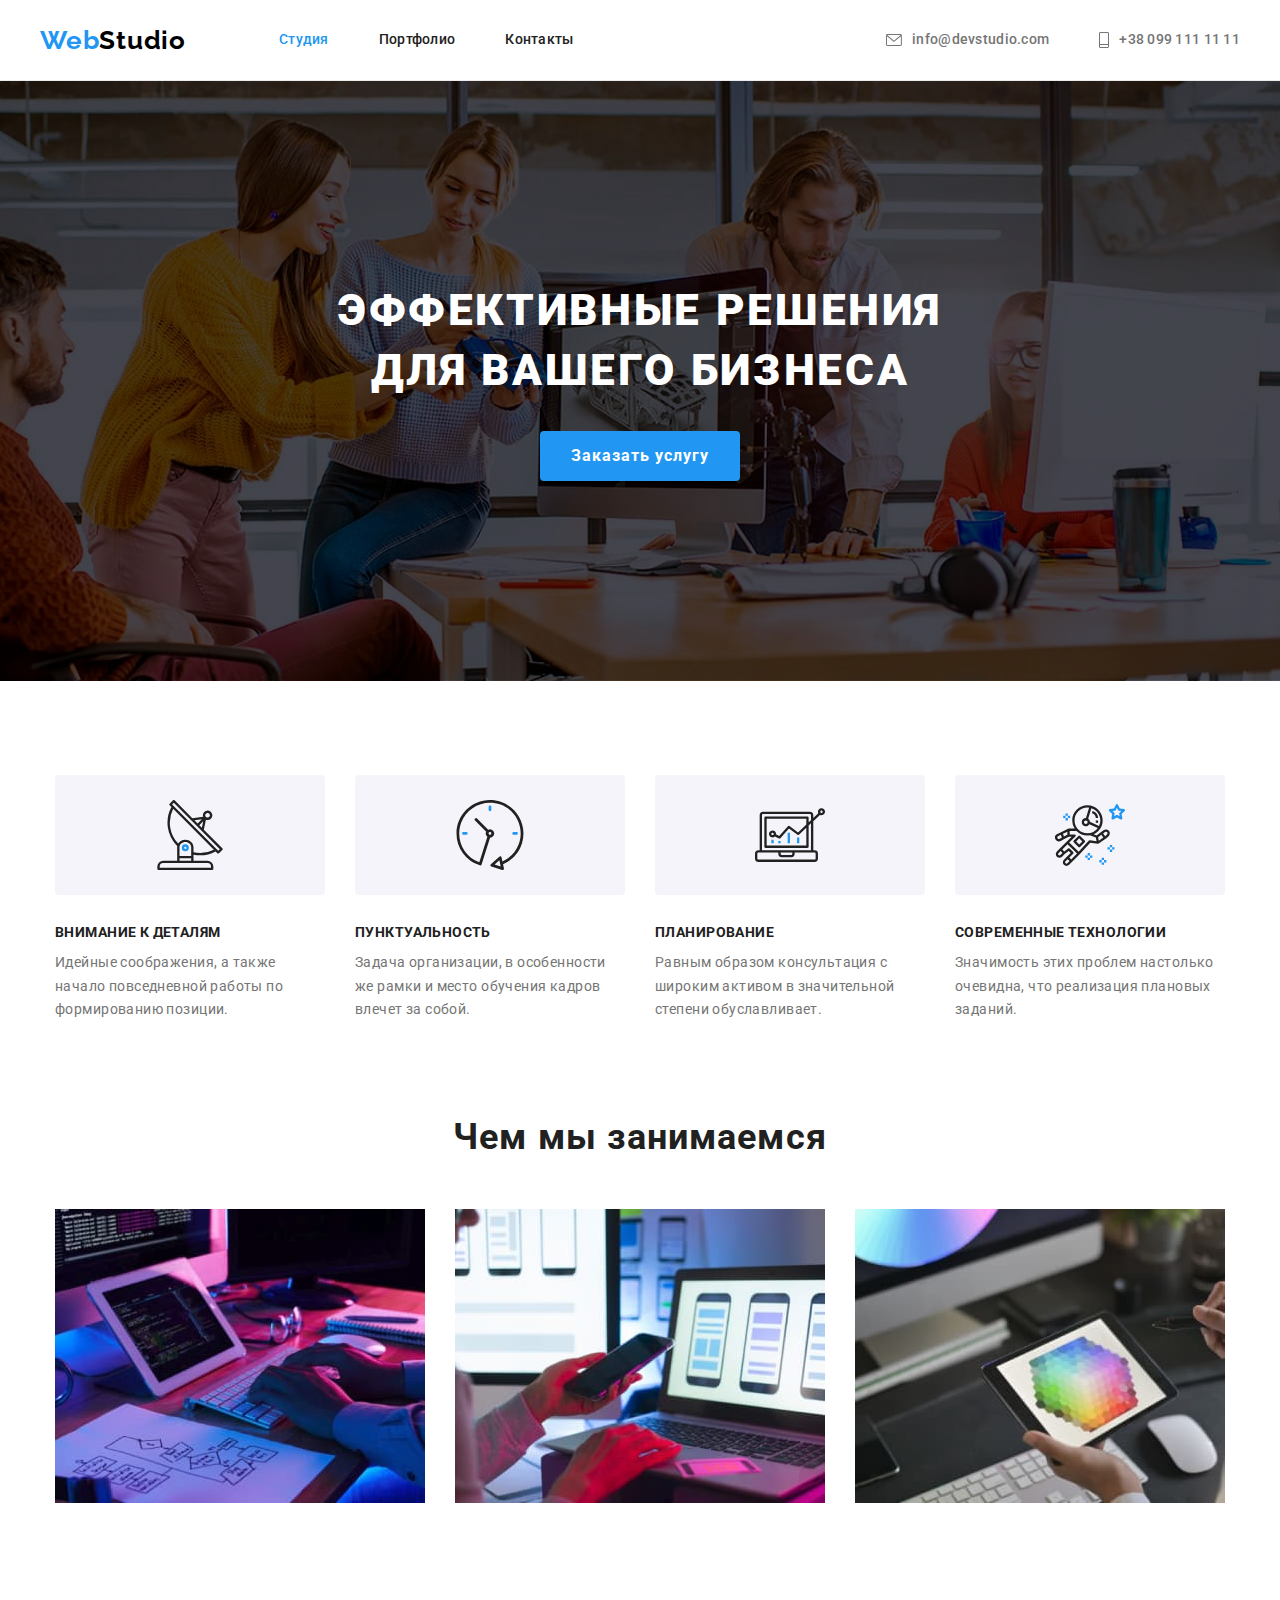
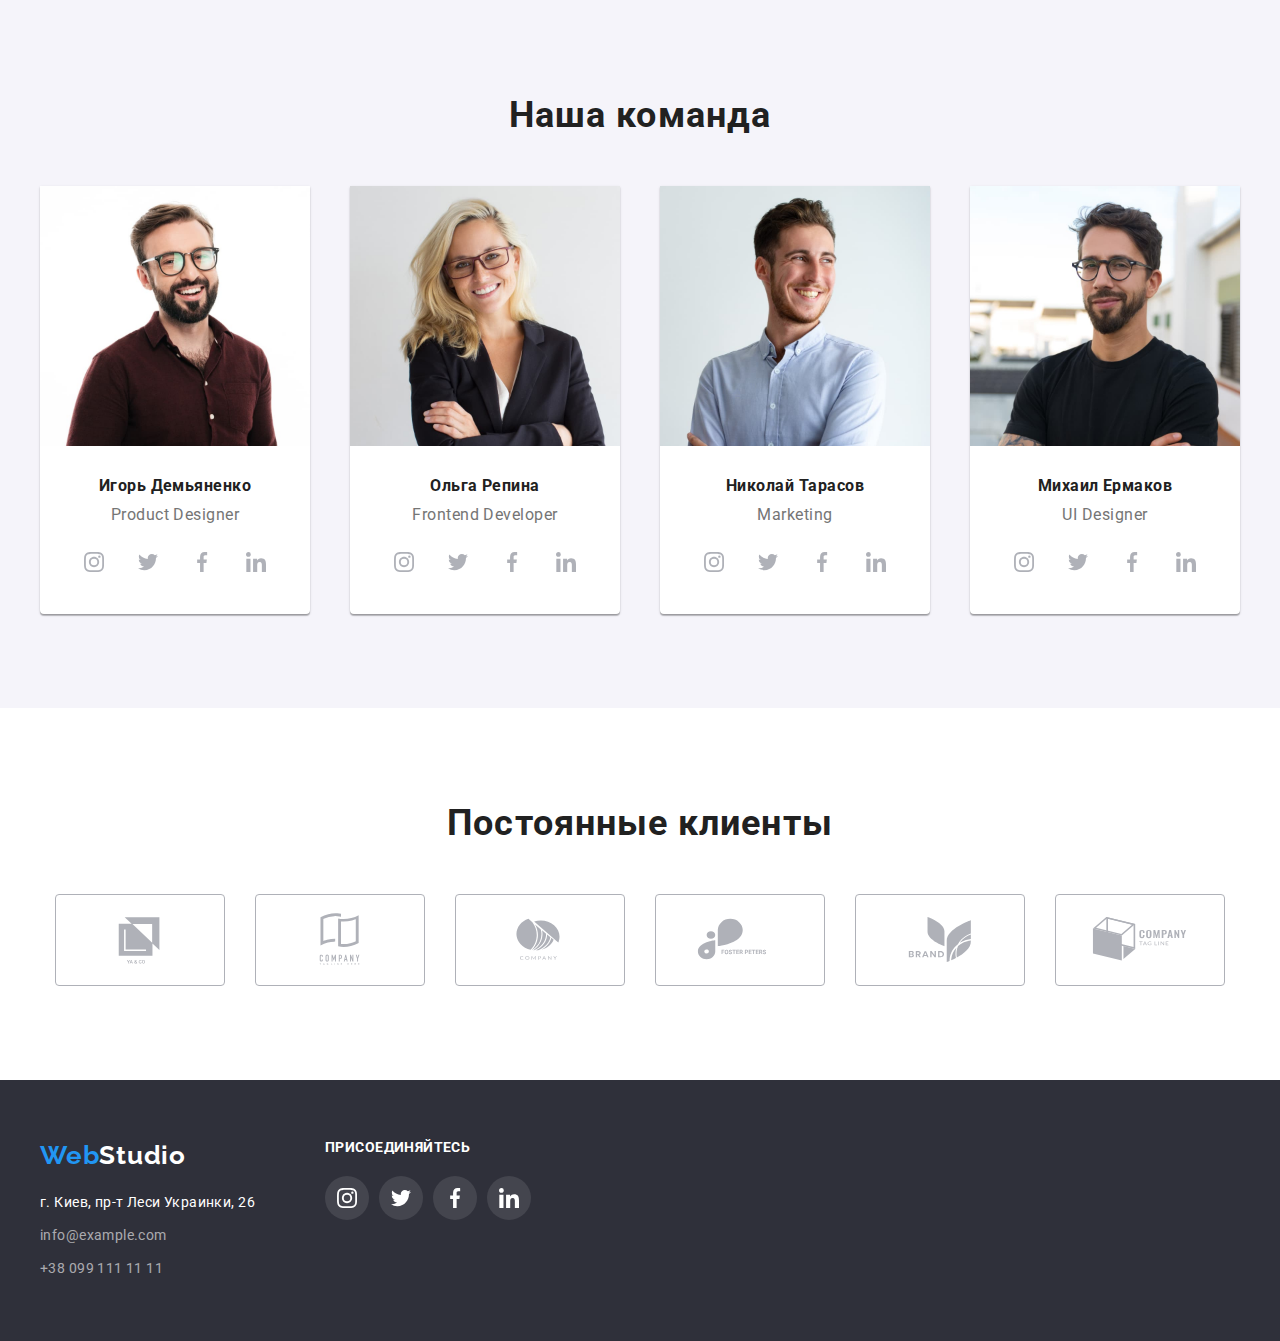
<file: index.html>
<!DOCTYPE html>
<html lang="ru">
  <head>
    <meta charset="UTF-8" />
    <meta http-equiv="X-UA-Compatible" content="IE=edge" />
    <meta name="viewport" content="width=device-width, initial-scale=1.0" />
    <title>Главная</title>
    <link
      href="https://fonts.googleapis.com/css2?family=Raleway:wght@700&family=Roboto:wght@400;500;700;900&display=swap"
      rel="stylesheet"
    />
    <!-- <link rel="stylesheet" href="node_modules/modern-normalize/modern-normalize.css"> -->
    <link rel="stylesheet" href="./css/normalize.css" />
    <link rel="stylesheet" href="./css/styles.css" />
  </head>
  <body class="page">
    <!-- Шапка -->
    <header class="navigation-bar">
      <div class="navigation-bar-wrapper container">
        <nav class="navigation">
          <a class="link" href="/"
            ><span class="logo"> Web<span class="lastpart-logo-header">Studio</span> </span></a
          >
          <ul class="navigation-pages list">
            <li>
              <a class="link active-page" href="./index.html">Студия</a>
            </li>
            <li>
              <a class="link pages-text-color" href="./portfolio.html">Портфолио</a>
            </li>
            <li>
              <a class="link pages-text-color" href="./contacts.html">Контакты</a>
            </li>
          </ul>
        </nav>

        <ul class="navigation-contacts list">
          <li>
            <a class="link contacts" href="mailto:info@example.com">
              <svg class="icon icon-letter">
                <use xlink:href="./images/icons.svg#icon-letter"></use>
              </svg>
              info@devstudio.com
            </a>
          </li>
          <li>
            <a class="link contacts" href="tel:380961111111">
              <svg class="icon icon-phone">
                <use xlink:href="./images/icons.svg#icon-phone"></use>
              </svg>
              +38 099 111 11 11
            </a>
          </li>
        </ul>
      </div>
    </header>

    <main>
      <section class="page-main">
        <h1 class="page-main-title">Веб-студия по разработке сайтов</h1>

        <!-- Заказать услугу -->
        <!-- <div class="container"> -->
        <section class="order-section">
          <h2 class="order-title">Эффективные решения<br />для вашего бизнеса</h2>
          <button class="order-btn" type="button">Заказать услугу</button>
        </section>
        <!-- </div> -->
        <!-- Особенности -->
        <section class="quality-section section">
          <div class="container">
            <h2 class="quality-section-title">Особенности</h2>
            <ul class="quality-list list">
              <li class="quality-list-item">
                <div class="quality-list-icon-box">
                  <svg class="icon icon-antenna">
                    <use xlink:href="./images/icons.svg#icon-antenna"></use>
                  </svg>
                </div>
                <h3 class="quality-title">Внимание к деталям</h3>
                <p class="quality-content">
                  Идейные соображения, а также начало повседневной работы по формированию позиции.
                </p>
              </li>
              <li class="quality-list-item">
                <div class="quality-list-icon-box">
                  <svg class="icon icon-clock">
                    <use xlink:href="./images/icons.svg#icon-clock"></use>
                  </svg>
                </div>
                <h3 class="quality-title">Пунктуальность</h3>
                <p class="quality-content">
                  Задача организации, в особенности же рамки и место обучения кадров влечет за
                  собой.
                </p>
              </li>
              <li class="quality-list-item">
                <div class="quality-list-icon-box">
                  <svg class="icon icon-diagram">
                    <use xlink:href="./images/icons.svg#icon-diagram"></use>
                  </svg>
                </div>
                <h3 class="quality-title">Планирование</h3>
                <p class="quality-content">
                  Равным образом консультация с широким активом в значительной степени
                  обуславливает.
                </p>
              </li>
              <li class="quality-list-item">
                <div class="quality-list-icon-box">
                  <svg class="icon icon-astronaut">
                    <use xlink:href="./images/icons.svg#icon-astronaut"></use>
                  </svg>
                </div>
                <h3 class="quality-title">Современные технологии</h3>
                <p class="quality-content">
                  Значимость этих проблем настолько очевидна, что реализация плановых заданий.
                </p>
              </li>
            </ul>
          </div>
        </section>

        <!-- Чем мы занимаемся -->
        <section class="ourskills-section section">
          <div class="container">
            <h2 class="ourskills-title">Чем мы занимаемся</h2>
            <ul class="ourskills-list list">
              <li class="ourskills-list-item">
                <img src="./images/wedo1.jpg" alt="Верстка" width="370" />
              </li>
              <li class="ourskills-list-item">
                <img src="./images/wedo2.jpg" alt="Дизайн" width="370" />
              </li>
              <li class="ourskills-list-item">
                <img src="./images/wedo3.jpg" alt="Стиль" width="370" />
              </li>
            </ul>
          </div>
        </section>

        <!-- Наша команда -->
        <section class="team-section section">
          <div class="container">
            <h2 class="team-title">Наша команда</h2>
            <ul class="team-list list">
              <li class="team-card">
                <img src="./images/team1.jpg" alt="Фотография сотрудника 1" width="270" />
                <div class="team-wrapper-bottom">
                  <h3 class="team-name">Игорь Демьяненко</h3>
                  <p class="team-content">Product Designer</p>

                  <ul class="team-icons-list list">
                    <li>
                      <a class="link" href="http://instagram.com/smorodsky">
                        <div class="team-icon-ellipse">
                          <svg class="icon icon-instagram">
                            <use xlink:href="./images/icons.svg#icon-instagram"></use>
                          </svg>
                        </div>
                      </a>
                    </li>
                    <li>
                      <a class="link" href="http://twitter.com/smorodskiy">
                        <div class="team-icon-ellipse">
                          <svg class="icon icon-twitter">
                            <use xlink:href="./images/icons.svg#icon-twitter"></use>
                          </svg>
                        </div>
                      </a>
                    </li>
                    <li>
                      <a class="link" href="http://facebook.com/smorodsky">
                        <div class="team-icon-ellipse">
                          <svg class="icon icon-facebook">
                            <use xlink:href="./images/icons.svg#icon-facebook"></use>
                          </svg>
                        </div>
                      </a>
                    </li>
                    <li>
                      <a class="link" href="http://linkedin.com/in/igor-smorodskiy">
                        <div class="team-icon-ellipse">
                          <svg class="icon icon-linkedin">
                            <use xlink:href="./images/icons.svg#icon-linkedin"></use>
                          </svg>
                        </div>
                      </a>
                    </li>
                  </ul>
                </div>
              </li>
              <li class="team-card">
                <img src="./images/team2.jpg" alt="Фотография сотрудника 2" width="270" />
                <div class="team-wrapper-bottom">
                  <h3 class="team-name">Ольга Репина</h3>
                  <p class="team-content">Frontend Developer</p>

                  <ul class="team-icons-list list">
                    <li>
                      <a class="link" href="http://instagram.com/smorodsky">
                        <div class="team-icon-ellipse">
                          <svg class="icon icon-instagram">
                            <use xlink:href="./images/icons.svg#icon-instagram"></use>
                          </svg>
                        </div>
                      </a>
                    </li>
                    <li>
                      <a class="link" href="http://twitter.com/smorodskiy">
                        <div class="team-icon-ellipse">
                          <svg class="icon icon-twitter">
                            <use xlink:href="./images/icons.svg#icon-twitter"></use>
                          </svg>
                        </div>
                      </a>
                    </li>
                    <li>
                      <a class="link" href="http://facebook.com/smorodsky">
                        <div class="team-icon-ellipse">
                          <svg class="icon icon-facebook">
                            <use xlink:href="./images/icons.svg#icon-facebook"></use>
                          </svg>
                        </div>
                      </a>
                    </li>
                    <li>
                      <a class="link" href="http://linkedin.com/in/igor-smorodskiy">
                        <div class="team-icon-ellipse">
                          <svg class="icon icon-linkedin">
                            <use xlink:href="./images/icons.svg#icon-linkedin"></use>
                          </svg>
                        </div>
                      </a>
                    </li>
                  </ul>
                </div>
              </li>
              <li class="team-card">
                <img src="./images/team3.jpg" alt="Фотография сотрудника 3" width="270" />
                <div class="team-wrapper-bottom">
                  <h3 class="team-name">Николай Тарасов</h3>
                  <p class="team-content">Marketing</p>

                  <ul class="team-icons-list list">
                    <li>
                      <a class="link" href="http://instagram.com/smorodsky">
                        <div class="team-icon-ellipse">
                          <svg class="icon icon-instagram">
                            <use xlink:href="./images/icons.svg#icon-instagram"></use>
                          </svg>
                        </div>
                      </a>
                    </li>
                    <li>
                      <a class="link" href="http://twitter.com/smorodskiy">
                        <div class="team-icon-ellipse">
                          <svg class="icon icon-twitter">
                            <use xlink:href="./images/icons.svg#icon-twitter"></use>
                          </svg>
                        </div>
                      </a>
                    </li>
                    <li>
                      <a class="link" href="http://facebook.com/smorodsky">
                        <div class="team-icon-ellipse">
                          <svg class="icon icon-facebook">
                            <use xlink:href="./images/icons.svg#icon-facebook"></use>
                          </svg>
                        </div>
                      </a>
                    </li>
                    <li>
                      <a class="link" href="http://linkedin.com/in/igor-smorodskiy">
                        <div class="team-icon-ellipse">
                          <svg class="icon icon-linkedin">
                            <use xlink:href="./images/icons.svg#icon-linkedin"></use>
                          </svg>
                        </div>
                      </a>
                    </li>
                  </ul>
                </div>
              </li>
              <li class="team-card">
                <img src="./images/team4.jpg" alt="Фотография сотрудника 4" width="270" />
                <div class="team-wrapper-bottom">
                  <h3 class="team-name">Михаил Ермаков</h3>
                  <p class="team-content">UI Designer</p>

                  <ul class="team-icons-list list">
                    <li>
                      <a class="link" href="http://instagram.com/smorodsky">
                        <div class="team-icon-ellipse">
                          <svg class="icon icon-instagram">
                            <use xlink:href="./images/icons.svg#icon-instagram"></use>
                          </svg>
                        </div>
                      </a>
                    </li>
                    <li>
                      <a class="link" href="http://twitter.com/smorodskiy">
                        <div class="team-icon-ellipse">
                          <svg class="icon icon-twitter">
                            <use xlink:href="./images/icons.svg#icon-twitter"></use>
                          </svg>
                        </div>
                      </a>
                    </li>
                    <li>
                      <a class="link" href="http://facebook.com/smorodsky">
                        <div class="team-icon-ellipse">
                          <svg class="icon icon-facebook">
                            <use xlink:href="./images/icons.svg#icon-facebook"></use>
                          </svg>
                        </div>
                      </a>
                    </li>
                    <li>
                      <a class="link" href="http://linkedin.com/in/igor-smorodskiy">
                        <div class="team-icon-ellipse">
                          <svg class="icon icon-linkedin">
                            <use xlink:href="./images/icons.svg#icon-linkedin"></use>
                          </svg>
                        </div>
                      </a>
                    </li>
                  </ul>
                </div>
              </li>
            </ul>
          </div>
        </section>

        <!-- Постоянные клиенты -->
        <section class="best-clients-section section">
          <div class="container">
            <h2 class="best-clients-title">Постоянные клиенты</h2>
            <ul class="best-clients-list list">
              <li class="best-clients-list-border">
                <a href="#" class="link clients-icon-link">
                  <svg class="icon icon-logo1">
                    <use xlink:href="./images/icons.svg#icon-logo1"></use>
                  </svg>
                </a>
              </li>
              <li class="best-clients-list-border">
                <a href="#" class="link clients-icon-link">
                  <svg class="icon icon-logo2">
                    <use xlink:href="./images/icons.svg#icon-logo2"></use>
                  </svg>
                </a>
              </li>
              <li class="best-clients-list-border">
                <a href="#" class="link clients-icon-link">
                  <svg class="icon icon-logo3">
                    <use xlink:href="./images/icons.svg#icon-logo3"></use>
                  </svg>
                </a>
              </li>
              <li class="best-clients-list-border">
                <a href="#" class="link clients-icon-link">
                  <svg class="icon icon-logo4">
                    <use xlink:href="./images/icons.svg#icon-logo4"></use>
                  </svg>
                </a>
              </li>
              <li class="best-clients-list-border">
                <a href="#" class="link clients-icon-link">
                  <svg class="icon icon-logo5">
                    <use xlink:href="./images/icons.svg#icon-logo5"></use>
                  </svg>
                </a>
              </li>
              <li class="best-clients-list-border">
                <a href="#" class="link clients-icon-link">
                  <svg class="icon icon-logo6">
                    <use xlink:href="./images/icons.svg#icon-logo6"></use>
                  </svg>
                </a>
              </li>
            </ul>
          </div>
        </section>
      </section>
    </main>

    <!-- Подвал -->
    <footer class="page-footer">
      <div class="container footer-container">
        <div class="address-box">
          <a class="link" href="/"
            ><span class="logo"> Web<span class="lastpart-logo-footer">Studio</span> </span></a
          >
          <!-- Блок с адресом -->
          <address>
            <ul class="address-list list">
              <li class="address-list-item">
                <a
                  class="link address-text-footer"
                  href="https://www.google.com.ua/maps/@50.4863234,30.4790756,13z?hl=ru"
                  >г. Киев, пр-т Леси Украинки, 26</a
                >
              </li>
              <li class="address-list-item">
                <a class="link contacts-text-footer" href="mailto:info@example.com"
                  >info@example.com</a
                >
              </li>
              <li class="address-list-item">
                <a class="link contacts-text-footer" href="tel:380991111111">+38 099 111 11 11</a>
              </li>
            </ul>
          </address>
        </div>
        <div class="social-box">
          <h2 class="social-box-title">присоединяйтесь</h2>
          <div class="social-icons-box">
            <ul class="social-icons-list list">
              <li>
                <a class="link social-icon-ellipse" href="http://instagram.com/smorodsky">
                  <svg class="icon icon-instagram">
                    <use xlink:href="./images/icons.svg#icon-instagram"></use>
                  </svg>
                </a>
              </li>
              <li>
                <a class="link social-icon-ellipse" href="http://twitter.com/smorodskiy">
                  <svg class="icon icon-twitter">
                    <use xlink:href="./images/icons.svg#icon-twitter"></use>
                  </svg>
                </a>
              </li>
              <li>
                <a class="link social-icon-ellipse" href="http://facebook.com/smorodsky">
                  <svg class="icon icon-facebook">
                    <use xlink:href="./images/icons.svg#icon-facebook"></use>
                  </svg>
                </a>
              </li>
              <li>
                <a class="link social-icon-ellipse" href="http://linkedin.com/in/igor-smorodskiy">
                  <svg class="icon icon-linkedin">
                    <use xlink:href="./images/icons.svg#icon-linkedin"></use>
                  </svg>
                </a>
              </li>
            </ul>
          </div>
        </div>
      </div>
    </footer>
  </body>
</html>
</file>
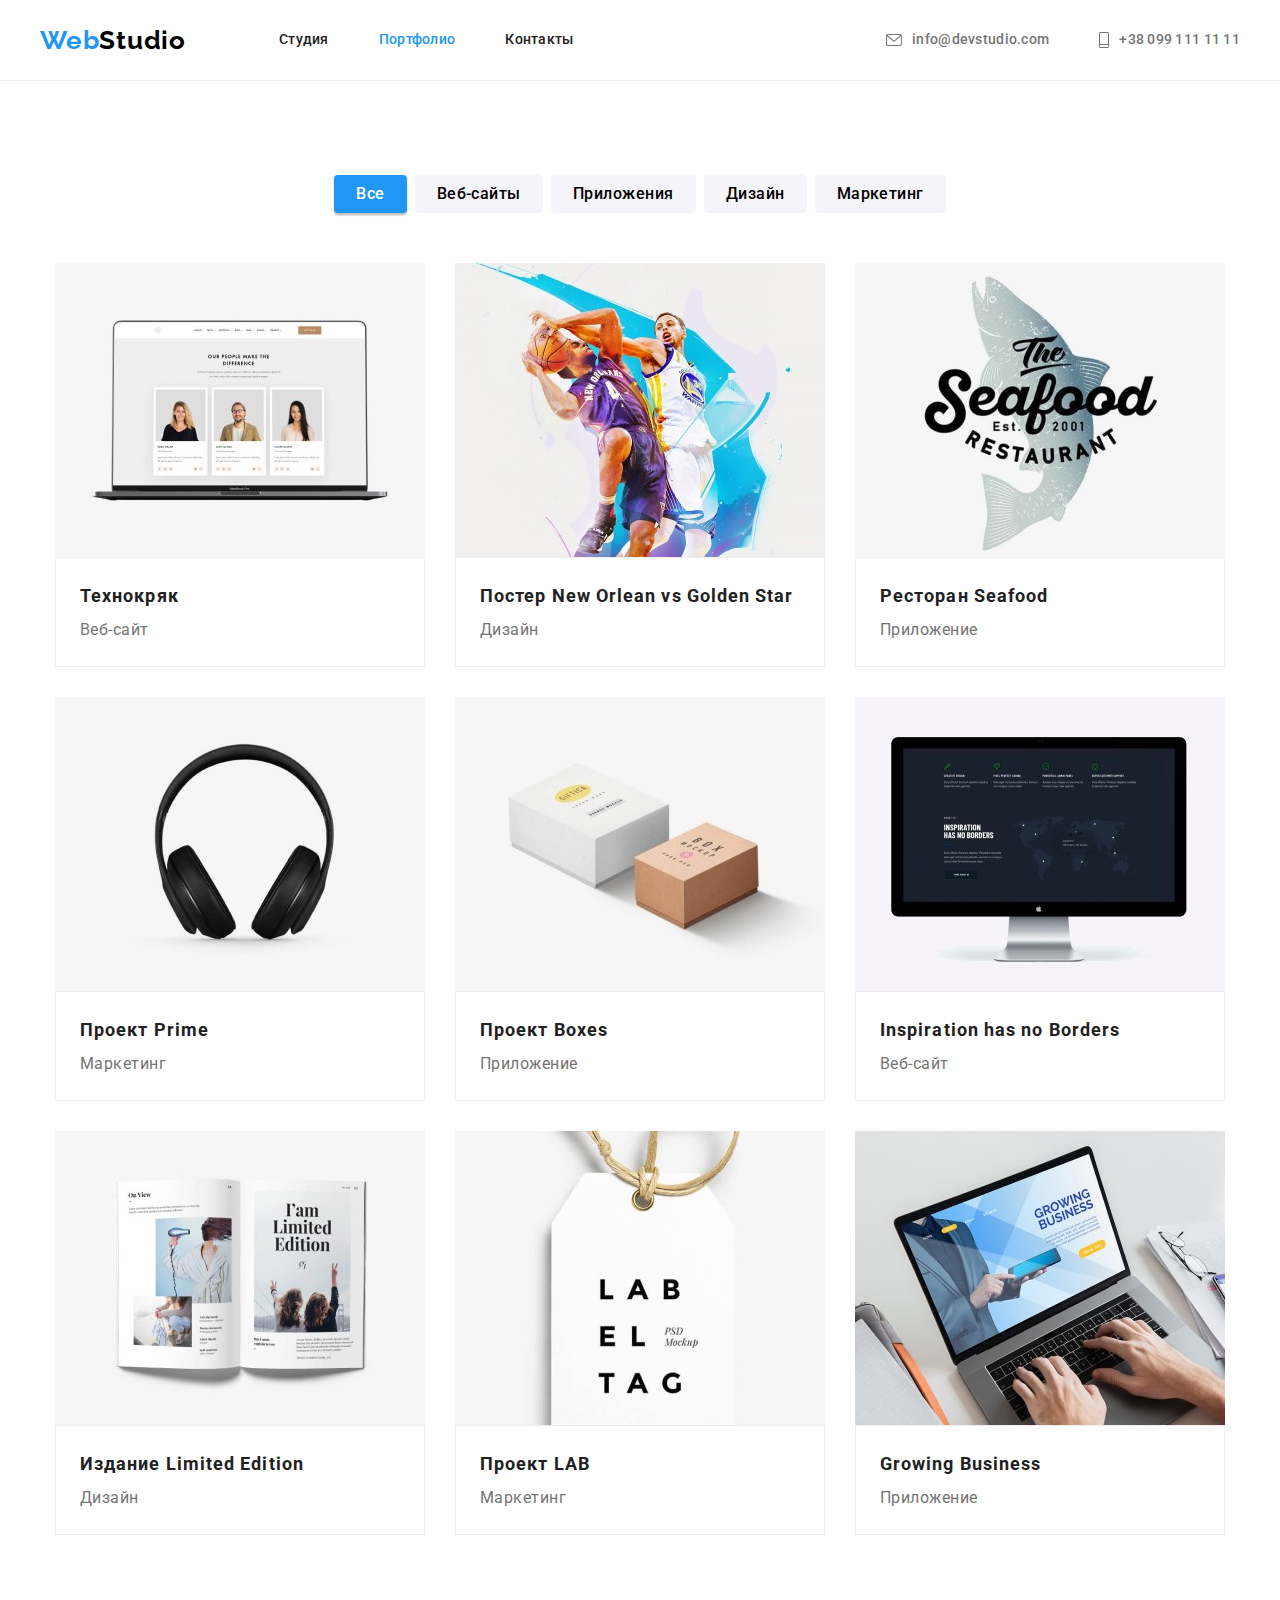
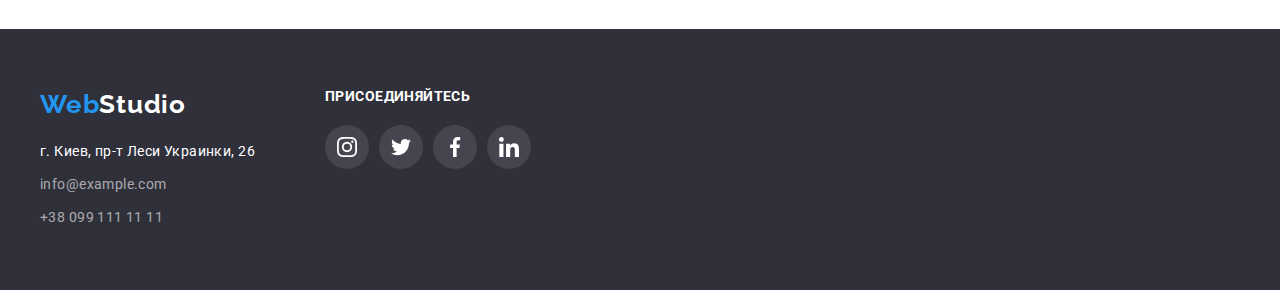
<file: portfolio.html>
<!DOCTYPE html>
<html lang="ru">
  <head>
    <meta charset="UTF-8" />
    <meta http-equiv="X-UA-Compatible" content="IE=edge" />
    <meta name="viewport" content="width=device-width, initial-scale=1.0" />
    <title>Портфолио</title>
    <link
      href="https://fonts.googleapis.com/css2?family=Raleway:wght@700&family=Roboto:wght@400;500;700;900&display=swap"
      rel="stylesheet"
    />
    <link rel="stylesheet" href="./css/normalize.css" />
    <link rel="stylesheet" href="./css/styles.css" />
  </head>
  <body class="page">
    <!-- Шапка -->
    <header class="navigation-bar">
      <div class="navigation-bar-wrapper container">
        <nav class="navigation">
          <a class="link" href="/"
            ><span class="logo"> Web<span class="lastpart-logo-header">Studio</span> </span></a
          >
          <ul class="navigation-pages list">
            <li>
              <a class="link pages-text-color" href="./index.html">Студия</a>
            </li>
            <li>
              <a class="link active-page" href="./portfolio.html">Портфолио</a>
            </li>
            <li>
              <a class="link pages-text-color" href="./contacts.html">Контакты</a>
            </li>
          </ul>
        </nav>

        <ul class="navigation-contacts list">
          <li>
            <a class="link contacts" href="mailto:info@example.com">
              <svg class="icon icon-letter">
                <use xlink:href="./images/icons.svg#icon-letter"></use>
              </svg>
              info@devstudio.com
            </a>
          </li>
          <li>
            <a class="link contacts" href="tel:380961111111">
              <svg class="icon icon-phone">
                <use xlink:href="./images/icons.svg#icon-phone"></use>
              </svg>
              +38 099 111 11 11
            </a>
          </li>
        </ul>
      </div>
    </header>
    
    <main>
      <section class="page-portfolio section">
        <h1 class="page-portfolio-title">Страница с шаблонами</h1>

        <!-- Фильтр -->
        <div class="filter-section">
          <h2 class="filter-title">Фильтр</h2>
          <ul class="filter-list">
            <li class="filter-item list">
              <button class="filter-btn active-filter" type="button">Все</button>
            </li>
            <li class="filter-item list">
              <button class="filter-btn" type="button">Веб-сайты</button>
            </li>
            <li class="filter-item list">
              <button class="filter-btn" type="button">Приложения</button>
            </li>
            <li class="filter-item list">
              <button class="filter-btn" type="button">Дизайн</button>
            </li>
            <li class="filter-item list">
              <button class="filter-btn" type="button">Маркетинг</button>
            </li>
          </ul>
        </div>

        <!-- Шаблоны -->
        <section class="template-section">
          <h2 class="template-section-title"></h2>
          <div class="container">
            <ul class="template-head list">
              <li class="template-item">
                <a href="#" class="link template-item-link">
                  <img src="./images/template1.jpg" alt="Шаблон Технокряк" width="370" />
                  <div class="template-wrapper-bottom">
                    <h3 class="template-title">Технокряк</h3>
                    <p class="template-content">Веб-сайт</p>
                  </div>
                </a>
              </li>
              <li class="template-item">
                <a href="#" class="link template-item-link">
                  <img
                    src="./images/template2.jpg"
                    alt="Шаблон Постер New Orlean vs Golden Star"
                    width="370"
                  />
                  <div class="template-wrapper-bottom">
                    <h3 class="template-title">Постер New Orlean vs Golden Star</h3>
                    <p class="template-content">Дизайн</p>
                  </div>
                </a>
              </li>
              <li class="template-item">
                <a href="#" class="link template-item-link">
                  <img src="./images/template3.jpg" alt="Шаблон Ресторан Seafood" width="370" />
                  <div class="template-wrapper-bottom">
                    <h3 class="template-title">Ресторан Seafood</h3>
                    <p class="template-content">Приложение</p>
                  </div>
                </a>
              </li>
              <li class="template-item">
                <a href="#" class="link template-item-link">
                  <img src="./images/template4.jpg" alt="Шаблон Проект Prime" width="370" />
                  <div class="template-wrapper-bottom">
                    <h3 class="template-title">Проект Prime</h3>
                    <p class="template-content">Маркетинг</p>
                  </div>
                </a>
              </li>
              <li class="template-item">
                <a href="#" class="link template-item-link">
                  <img src="./images/template5.jpg" alt="Шаблон Проект Boxes" width="370" />
                  <div class="template-wrapper-bottom">
                    <h3 class="template-title">Проект Boxes</h3>
                    <p class="template-content">Приложение</p>
                  </div>
                </a>
              </li>
              <li class="template-item">
                <a href="#" class="link template-item-link">
                  <img
                    src="./images/template6.jpg"
                    alt="Шаблон Inspiration has no Borders"
                    width="370"
                  />
                  <div class="template-wrapper-bottom">
                    <h3 class="template-title">Inspiration has no Borders</h3>
                    <p class="template-content">Веб-сайт</p>
                  </div>
                </a>
              </li>
              <li class="template-item">
                <a href="#" class="link template-item-link">
                  <img
                    src="./images/template7.jpg"
                    alt="Шаблон Издание Limited Edition"
                    width="370"
                  />
                  <div class="template-wrapper-bottom">
                    <h3 class="template-title">Издание Limited Edition</h3>
                    <p class="template-content">Дизайн</p>
                  </div>
                </a>
              </li>
              <li class="template-item">
                <a href="#" class="link template-item-link">
                  <img src="./images/template8.jpg" alt="Шаблон Проект LAB" width="370" />
                  <div class="template-wrapper-bottom">
                    <h3 class="template-title">Проект LAB</h3>
                    <p class="template-content">Маркетинг</p>
                  </div>
                </a>
              </li>
              <li class="template-item">
                <a href="#" class="link template-item-link">
                  <img src="./images/template9.jpg" alt="Шаблон Growing Business" width="370" />
                  <div class="template-wrapper-bottom">
                    <h3 class="template-title">Growing Business</h3>
                    <p class="template-content">Приложение</p>
                  </div>
                </a>
              </li>
            </ul>
          </div>
        </section>
      </section>
    </main>

    <!-- Подвал -->
    <footer class="page-footer">
      <div class="container footer-container">
        <div class="address-box">
          <a class="link" href="/"
            ><span class="logo"> Web<span class="lastpart-logo-footer">Studio</span> </span></a
          >
          <!-- Блок с адресом -->
          <address>
            <ul class="address-list list">
              <li class="address-list-item">
                <a
                  class="link address-text-footer"
                  href="https://www.google.com.ua/maps/@50.4863234,30.4790756,13z?hl=ru"
                  >г. Киев, пр-т Леси Украинки, 26</a
                >
              </li>
              <li class="address-list-item">
                <a class="link contacts-text-footer" href="mailto:info@example.com"
                  >info@example.com</a
                >
              </li>
              <li class="address-list-item">
                <a class="link contacts-text-footer" href="tel:380991111111">+38 099 111 11 11</a>
              </li>
            </ul>
          </address>
        </div>
        <div class="social-box">
          <h2 class="social-box-title">присоединяйтесь</h2>
          <div class="social-icons-box">
            <ul class="social-icons-list list">
              <li>
                <a class="link social-icon-ellipse" href="http://instagram.com/smorodsky">
                  <svg class="icon icon-instagram">
                    <use xlink:href="./images/icons.svg#icon-instagram"></use>
                  </svg>
                </a>
              </li>
              <li>
                <a class="link social-icon-ellipse" href="http://twitter.com/smorodskiy">
                  <svg class="icon icon-twitter">
                    <use xlink:href="./images/icons.svg#icon-twitter"></use>
                  </svg>
                </a>
              </li>
              <li>
                <a class="link social-icon-ellipse" href="http://facebook.com/smorodsky">
                  <svg class="icon icon-facebook">
                    <use xlink:href="./images/icons.svg#icon-facebook"></use>
                  </svg>
                </a>
              </li>
              <li>
                <a class="link social-icon-ellipse" href="http://linkedin.com/in/igor-smorodskiy">
                  <svg class="icon icon-linkedin">
                    <use xlink:href="./images/icons.svg#icon-linkedin"></use>
                  </svg>
                </a>
              </li>
            </ul>
          </div>
        </div>
      </div>
    </footer>
  </body>
</html>
</file>
<file: css/styles.css>
/* Фоновые цвет */
/* background: #FFFFFF; фон страницы */
/* background: #2F303A; вторичный фон - Секция Заказ услуг  и Футер*/
/* color: #F5F4FA; цвет фона секции Наша команда */

/* color: #757575; основной цвет текста */
/* color: #212121; вторичный цвет текста */
/* color: #2196f3; цвет ссылок ховер */

:root {
  --primary-text-color: #757575;
  --title-text-color: #212121;
  --accent-color: #2196f3;

  --background-color-primary: #2f303a;
  --background-color-secondary: #f5f4fa;
  --default-font-size: 14px;
  --background-color-page: #fff;

  --lastpart-logo-header-color: #000;
  --navigation-bar-border-color: #ececec;

  --order-title-text-color: #fff;
  --order-btn-text-color: #fff;
  --order-btn-background-color: #2196f3;
  --order-btn-background-color-hover: #2196f3c8;

  --team-card-background-color: #fff;
  --address-text-color-footer: #fff;

  --template-item-background-color: #fff;
  --template-item-border-color: #eee;

  --filter-btn-background-color: #fff;

  --lastpart-logo-text-color-footer: #fff;
  --link-footer-color: rgba(255, 255, 255, 0.6);

  --svg-icons-background: #afb1b8;
}

/*    ------  Глобальные стили ------       */

/* Убрать подчеркивание на всех ссылках */
.link {
  text-decoration: none;
  display: inline-block;
}

/* Глобальные атрибуты для списков */
.list {
  list-style: none;
  padding: 0;
}

/* Общий стиль для странцы */
.page {
  font-family: Roboto, "Lucida Sans", "Lucida Sans Regular", "Lucida Grande", "Lucida Sans Unicode",
    Geneva, Verdana, sans-serif;
  font-size: var(--default-font-size);
  background: var(--background-color-page);
  color: var(--primary-text-color);
}

.container {
  margin-left: auto;
  margin-right: auto;
  margin-top: 0;
  margin-bottom: 0;
  max-width: 1200px;
  width: 100%;
}

.section {
  padding-top: 94px;
  padding-bottom: 94px;
}

/* * {
  box-sizing: border-box;
} */

/*  -------------- Хэдер ----------------          */

/* Логотип */
.logo {
  padding-top: 25px;
  padding-bottom: 25px;

  font-family: "Raleway";
  font-weight: 700;
  font-size: 26px;
  line-height: 1.19;
  letter-spacing: 0.03em;

  color: var(--accent-color);
}

.lastpart-logo-header {
  color: var(--lastpart-logo-header-color);
}

.navigation-bar {
  display: flex;
  border-bottom: var(--navigation-bar-border-color);
  border-bottom-style: solid;
  border-bottom-width: 1px;
}

.navigation-bar-wrapper {
  display: flex;
  justify-content: space-between;
}

.navigation {
  display: flex;
  align-items: center;
}

.navigation-pages {
  display: flex;
  margin-left: 93px;

  /* dub */
  font-weight: 500;
  line-height: 1.14;
  letter-spacing: 0.02em;

  color: var(--title-text-color);
}

.navigation-pages > li {
  margin-right: 50px;
}

.navigation-contacts a,
.navigation-pages a {
  padding-top: 32px;
  padding-bottom: 32px;
}

.navigation-pages > li:last-child {
  margin-right: 0px;
}
.pages-text-color {
  color: var(--title-text-color);
}
.contacts {
  display: flex;
  align-items: center;

  color: var(--primary-text-color);
}

.active-page {
  color: var(--accent-color);
}

.navigation-contacts {
  display: flex;

  /* dub */
  font-weight: 500;
  line-height: 1.14;
  letter-spacing: 0.02em;
}

.icon-letter {
  width: 16px;
  height: 12px;
  fill: var(--primary-text-color);
}

.icon-phone {
  width: 10px;
  height: 16px;
  fill: var(--primary-text-color);
}

.navigation-contacts .icon {
  margin-right: 10px;
}

.navigation-contacts > li {
  display: flex;
  align-items: center;
  margin-left: 50px;
}

/* Ховеры */

.contacts:hover,
.contacts:focus,
.pages-text-color:focus,
.pages-text-color:hover {
  color: var(--accent-color);
}

.contacts:hover .icon,
.contacts:focus .icon {
  fill: var(--accent-color);
}

/* ------------- Конец Хэдера ---------------*/

/* Заказ услуг */

.page-portfolio-title,
.quality-section-title,
.page-main-title {
  display: none;
}

.order-section {
  max-width: 1600px;
  margin-right: auto;
  margin-left: auto;
  padding-top: 200px;
  padding-bottom: 200px;

  background-repeat: no-repeat;
  background-position: center;
  background-size: cover;
  background-color: var(--background-color-primary);
  background-image: linear-gradient(rgba(0, 0, 0, 0.5), rgba(0, 0, 0, 0.5)),
    url(../images/bg_hero.jpg);
}

.order-title {
  font-weight: 900;
  font-size: 44px;
  line-height: 1.36;
  text-align: center;
  letter-spacing: 0.06em;
  text-transform: uppercase;

  color: var(--order-title-text-color);
}

.order-btn {
  display: block;
  align-items: center;
  height: 50px;
  width: 200px;
  margin: 30px auto 0;

  font-weight: 700;
  font-size: 16px;
  line-height: 1.87;
  letter-spacing: 0.06em;

  background: var(--order-btn-background-color);
  box-shadow: 0px 4px 4px rgba(0, 0, 0, 0.15);
  border-radius: 4px;
  border: 0;

  color: var(--order-btn-text-color);
  cursor: pointer;
}

.order-btn:focus,
.order-btn:hover {
  background-color: var(--order-btn-background-color-hover);
}

/* -- Особенности -- */
.quality-list {
  display: flex;
  justify-content: center;
}

.quality-list-item:first-child {
  margin-left: 0;
}

.quality-list-item {
  margin-left: 30px;
  width: 270px;
}

.quality-title {
  padding-bottom: 10px;

  font-weight: 700;
  font-size: 14px;
  line-height: 1.14;
  letter-spacing: 0.03em;
  text-transform: uppercase;

  color: var(--title-text-color);
}

.quality-list-icon-box {
  height: 120px;

  display: flex;
  box-sizing: border-box;
  justify-content: center;
  align-items: center;

  margin-bottom: 30px;

  background: #f5f4fa;
  border-radius: 4px;
}

.quality-list .icon {
  width: 70px;
  height: 70px;
}

.quality-content {
  font-size: 14px;
  line-height: 1.71;
  /* or 171% */
  letter-spacing: 0.03em;
}

/*  */

.ourskills-section {
  padding-top: 0;
}

.ourskills-title,
.team-title {
  font-weight: 700;
  font-size: 36px;
  line-height: 1.17;
  text-align: center;
  letter-spacing: 0.03em;

  color: var(--title-text-color);
}

.ourskills-title {
  padding-bottom: 50px;
}

.ourskills-list {
  display: flex;
  justify-content: center;
  /* justify-content: space-between; */
}

.ourskills-list-item {
  margin-right: 30px;
}

.ourskills-list-item:last-child {
  margin-right: 0;
}

/* ---- Наша команда ------ */
.team-card {
  background: var(--team-card-background-color);
  box-shadow: 0px 1px 3px rgba(0, 0, 0, 0.12), 0px 1px 1px rgba(0, 0, 0, 0.14),
    0px 2px 1px rgba(0, 0, 0, 0.2);
  border-radius: 0px 0px 4px 4px;
}

.team-title {
  margin-bottom: 50px;
  color: var(--title-text-color);
}

.team-section {
  background-color: var(--background-color-secondary);
}

.team-list {
  display: flex;
  justify-content: space-between;

  font-weight: 500;
  font-size: 16px;
  line-height: 1.187;
  text-align: center;
  letter-spacing: 0.03em;
}

.team-list img {
  display: block;
  box-sizing: border-box;
  max-width: 100%;
}

.team-name {
  margin-bottom: 10px;

  font-size: 16px;

  color: var(--title-text-color);
}

.social-icons-list,
.team-icons-list {
  display: flex;
  justify-content: center;
}

.social-icons-list .icon,
.team-icons-list .icon {
  width: 20px;
  height: 20px;
}

.team-icons-list li:first-child {
  margin-left: 0;
}

.team-icons-list li {
  margin-left: 10px;
}

.social-icon-ellipse,
.team-icon-ellipse {
  width: 44px;
  height: 44px;

  display: flex;
  justify-content: center;
  align-items: center;

  border-radius: 50%;
}

.team-icon-ellipse {
  background-color: #fff;
}

.social-icon-ellipse:hover,
.team-icon-ellipse:hover {
  background-color: var(--accent-color);
}

.social-icon-ellipse:hover .icon,
.team-icon-ellipse:hover .icon {
  fill: #fff;
}

.team-list .icon {
  fill: var(--svg-icons-background);
}

.team-content {
  margin-bottom: 16px;
  font-weight: 400;
}

.team-wrapper-bottom {
  padding: 30px;
}

/* <!---------- Постоянные клиенты --------> */

.best-clients-title {
  margin-bottom: 50px;

  font-weight: 700;
  font-size: 36px;
  line-height: 1.17;
  text-align: center;
  letter-spacing: 0.03em;

  color: var(--title-text-color);
}

.best-clients-list {
  display: flex;
  justify-content: center;
}

.best-clients-list .icon {
  width: 106px;
  height: 60px;
  fill: #afb1b8;
}

.best-clients-list-border:first-child {
  margin-left: 0;
}

.best-clients-list-border {
  width: 170px;
  height: 92px;
  margin-left: 30px;

  display: flex;
  align-items: center;
  justify-content: center;
  box-sizing: border-box;

  border: 1px solid #afb1b8;
  border-radius: 4px;

  cursor: pointer;
}

.best-clients-list-border:focus .icon,
.best-clients-list-border:hover .icon {
  fill: var(--accent-color);
}

.best-clients-list-border:focus,
.best-clients-list-border:hover {
  border: 1px solid var(--accent-color);
}

.clients-icon-link {
  height: 100%;

  display: flex;
  align-items: center;
}

/*  ----------  Футер  --------------  */

.page-footer {
  padding-top: 60px;
  padding-bottom: 60px;

  background-color: var(--background-color-primary);
}

.footer-container {
  display: flex;
}

.address-text-footer,
.address-list {
  font-style: normal;
  line-height: 1.71;
  letter-spacing: 0.03em;
}

.address-list-item:first-child {
  padding-top: 20px;
}

.address-list-item {
  padding-top: 9px;
}

.address-text-footer {
  color: var(--address-text-color-footer);
}
.contacts-text-footer {
  color: var(--link-footer-color);
}
.lastpart-logo-footer {
  color: var(--lastpart-logo-text-color-footer);
}

.address-text-footer:focus,
.contacts-text-footer:focus,
.address-text-footer:hover,
.contacts-text-footer:hover {
  color: var(--accent-color);
}

.social-box {
  margin-left: 70px;
}

.social-box-title {
  font-family: "Roboto";
  font-style: normal;
  font-weight: 700;
  font-size: 14px;
  line-height: 1.14;
  letter-spacing: 0.03em;
  text-transform: uppercase;

  color: var(--order-title-text-color);
}

.social-icons-list li:first-child {
  margin-left: 0;
}

.social-icons-list li {
  margin-left: 10px;
}

.social-icons-box {
  margin-top: 20px;
}

.social-icon-ellipse {
  background-color: rgba(255, 255, 255, 0.1);
}

.social-icon-ellipse .icon {
  fill: var(--background-color-page);
}

/* ----------------------PORTFOLIO------------------------ */

/* Фильтр */

.filter-section {
  margin-bottom: 50px;
}

.filter-title {
  display: none;
}

.filter-list {
  display: flex;
  justify-content: center;
  flex-wrap: wrap;
}

.filter-item {
  margin-left: 8px;
}

.filter-item:first-child {
  margin-left: 0;
}

.filter-btn {
  height: 38px;

  border-radius: 4px;
  border: none;
  padding-left: 22px;
  padding-right: 22px;

  font-weight: 500;
  font-size: 16px;
  line-height: 1.63;
  letter-spacing: 0.03em;

  background-color: var(--background-color-secondary);

  cursor: pointer;
}

.active-filter,
.filter-item .filter-btn:hover,
.filter-item .filter-btn:focus {
  color: var(--filter-btn-background-color);
  background-color: var(--accent-color);
  box-shadow: 0px 3px 1px rgba(0, 0, 0, 0.1), 0px 1px 2px rgba(0, 0, 0, 0.08),
    0px 2px 2px rgba(0, 0, 0, 0.12);
}

/* --- Шаблоны --- */

.template-item-link {
  line-height: 0;
  color: inherit;
  cursor: pointer;
}

.template-item-link:hover {
  box-shadow: 0px 1px 1px rgba(0, 0, 0, 0.12), 0px 4px 4px rgba(0, 0, 0, 0.06),
    1px 4px 6px rgba(0, 0, 0, 0.16);
}

.template-head {
  margin: -15px;

  display: flex;
  flex-wrap: wrap;
  justify-content: center;
}

.template-item {
  margin: 15px;
  /* margin-bottom: 45px; */
  max-width: 370px;

  box-sizing: border-box;

  background: var(--template-item-background-color);
  /* margin-left: 30px; */
}

.template-item > img {
  display: block;
  max-width: 100%;

  box-sizing: border-box;
}

.template-title {
  /* padding-top: 20px;
  padding-bottom: 4px; */
  font-weight: 700;
  font-size: 18px;
  letter-spacing: 0.06em;

  color: var(--title-text-color);
}

.template-content {
  /* padding-bottom: 20px; */
  font-size: 16px;
  letter-spacing: 0.03em;
}

.template-title,
.template-content {
  /* padding-left: 24px;
  padding-right: 24px; */
  line-height: 2;
}

.template-wrapper-bottom {
  padding: 20px 24px;

  border: 1px solid var(--template-item-border-color);
}
</file>
